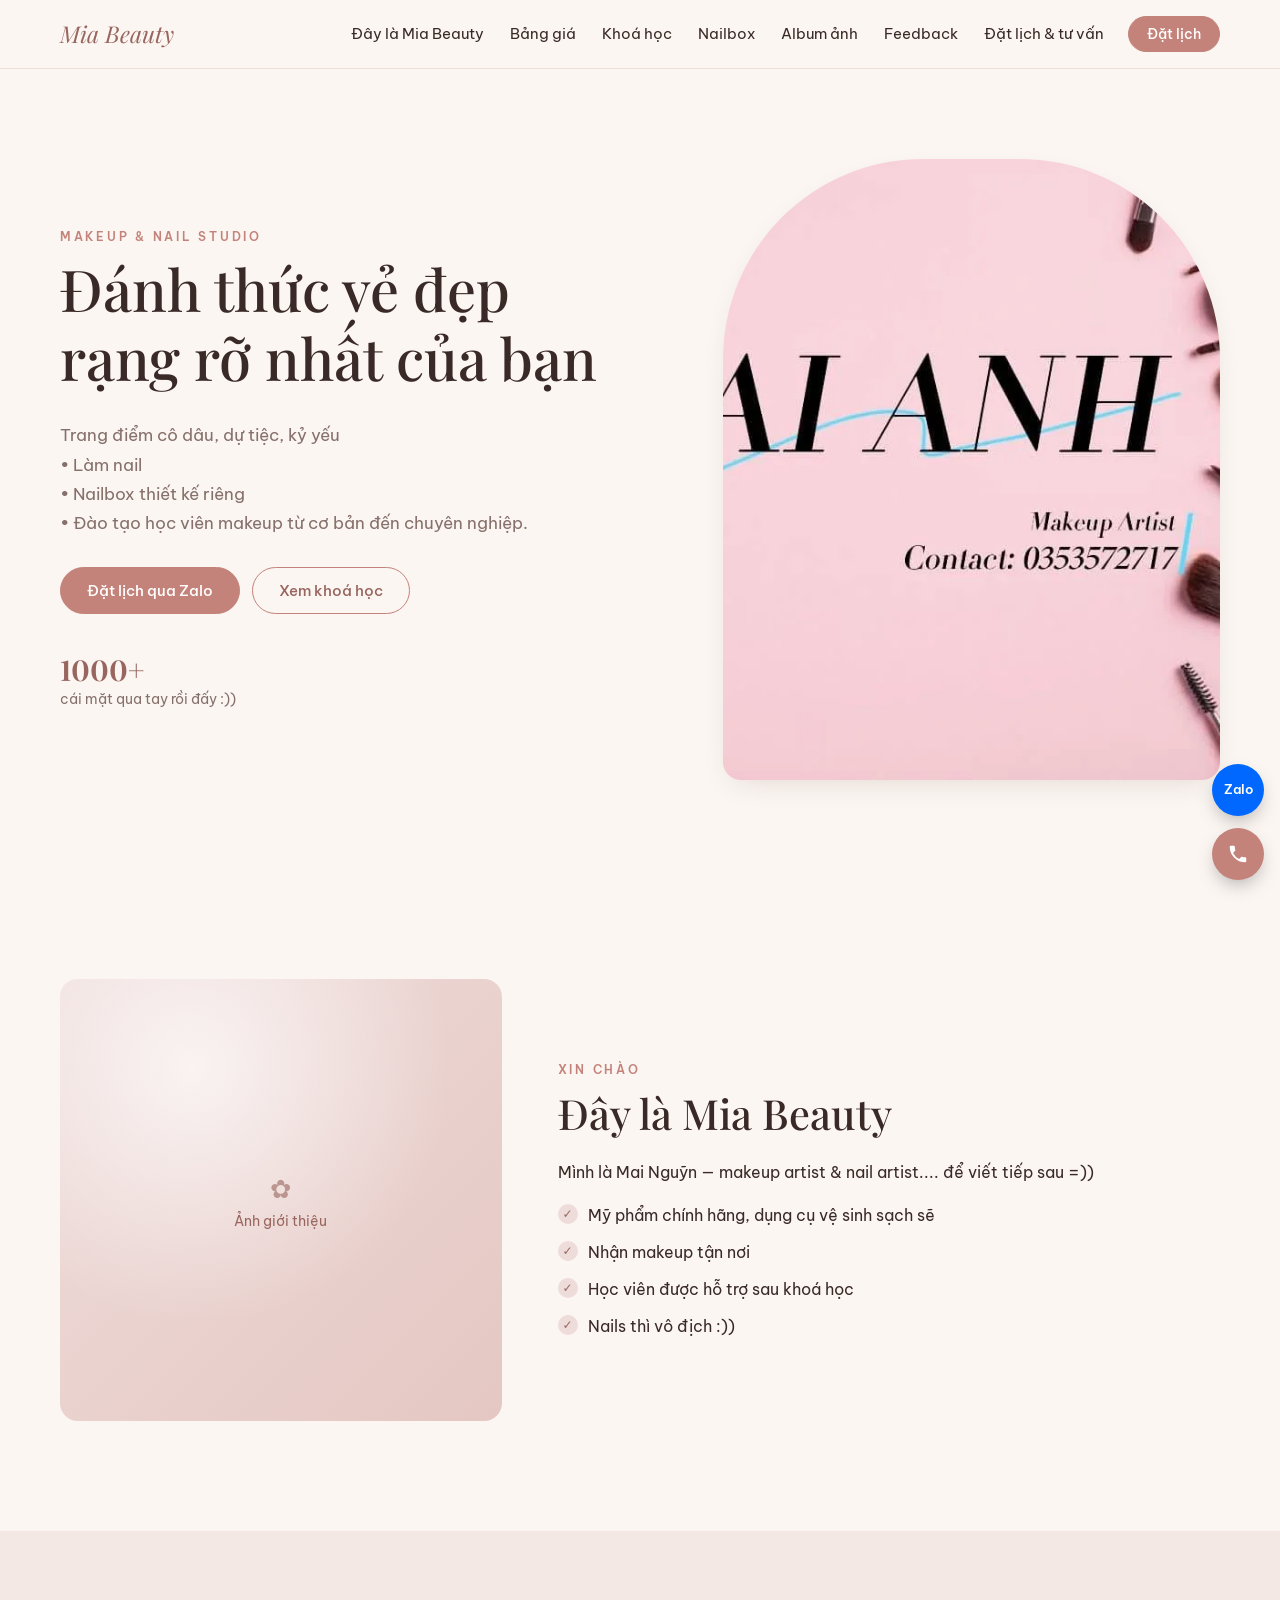
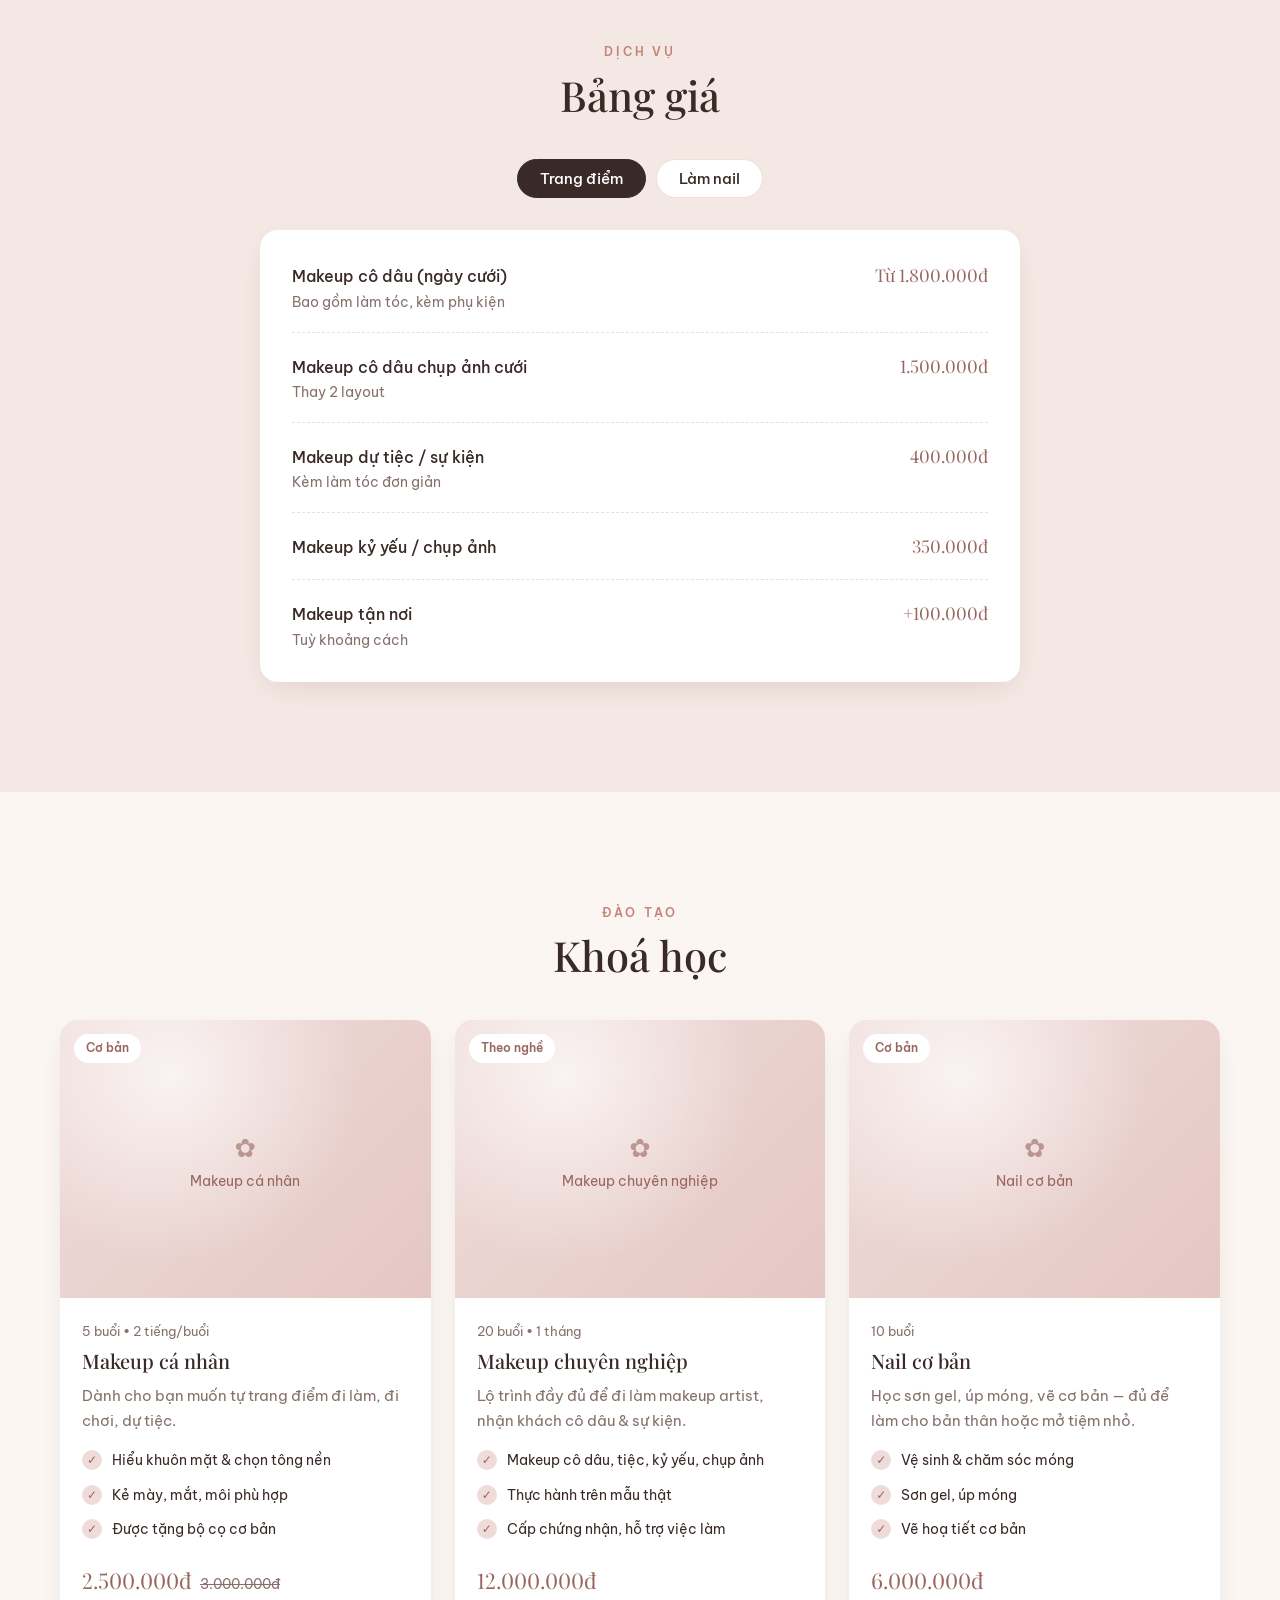
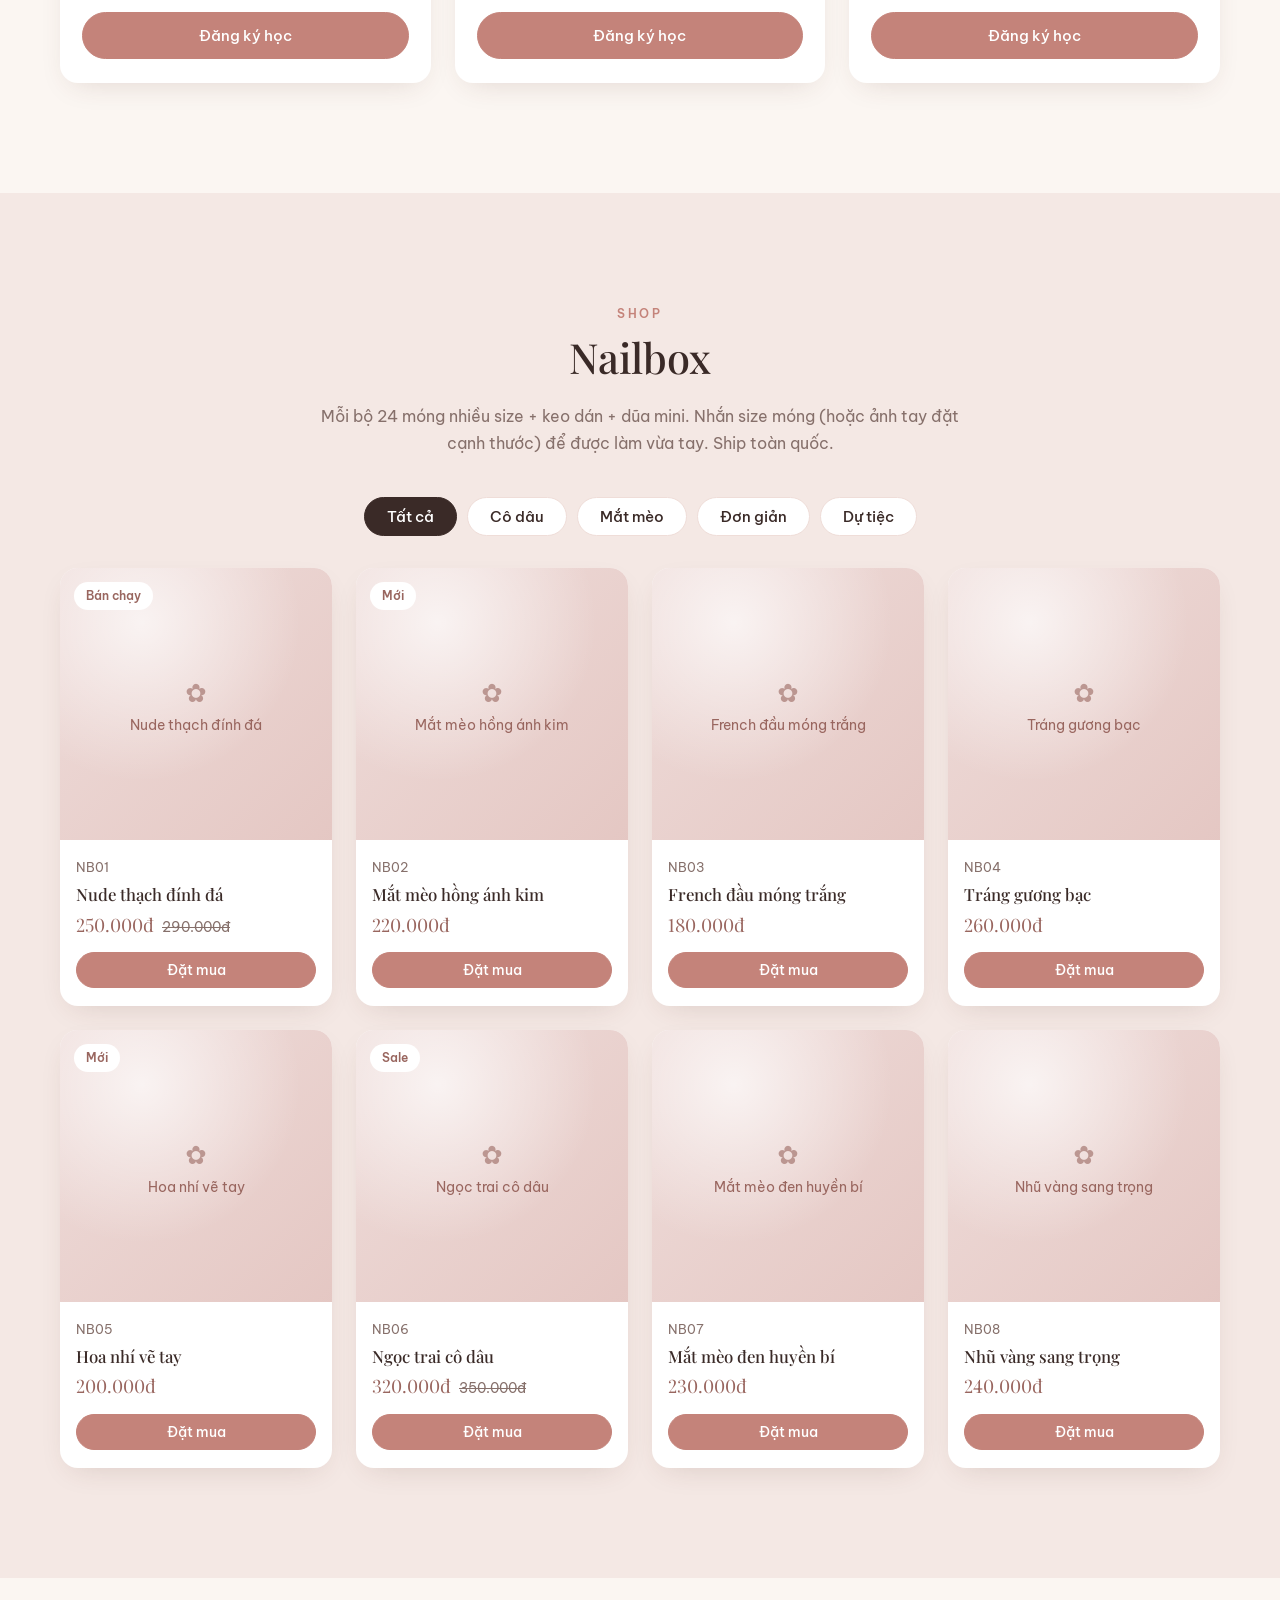
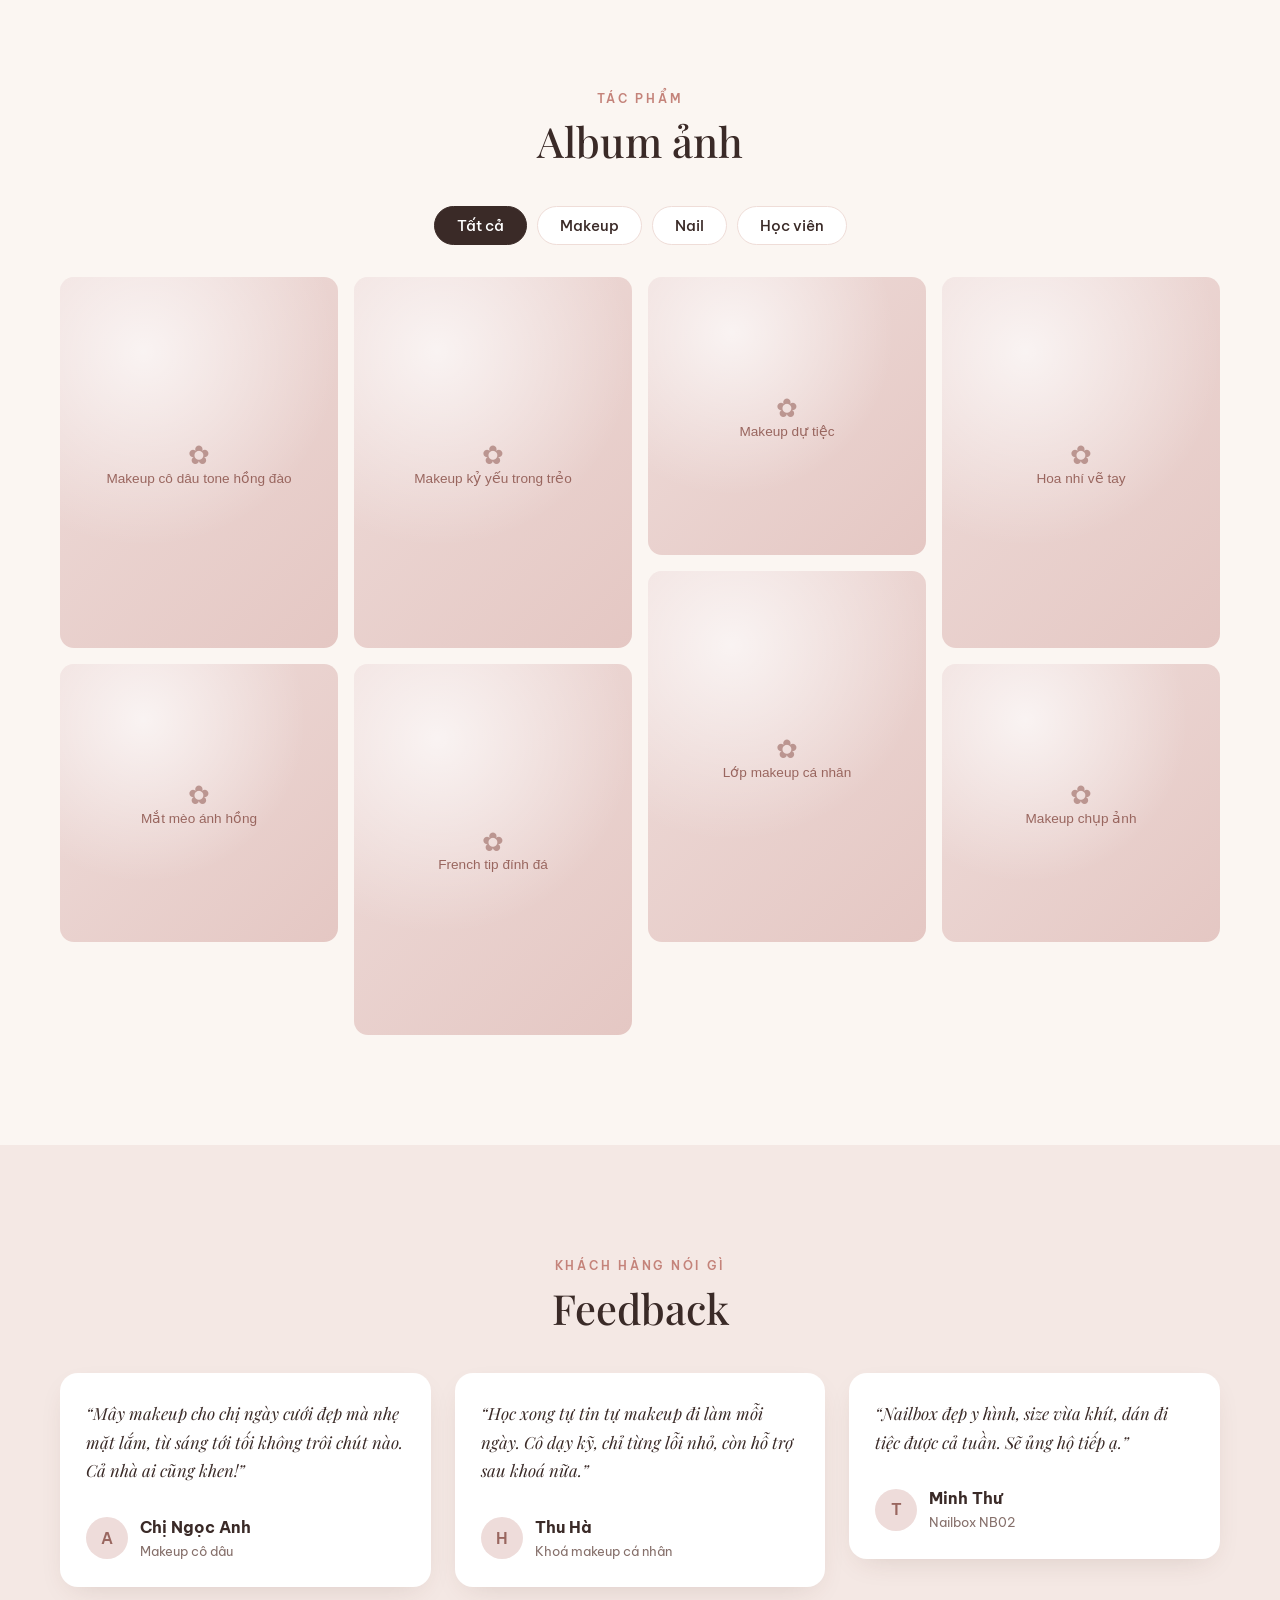
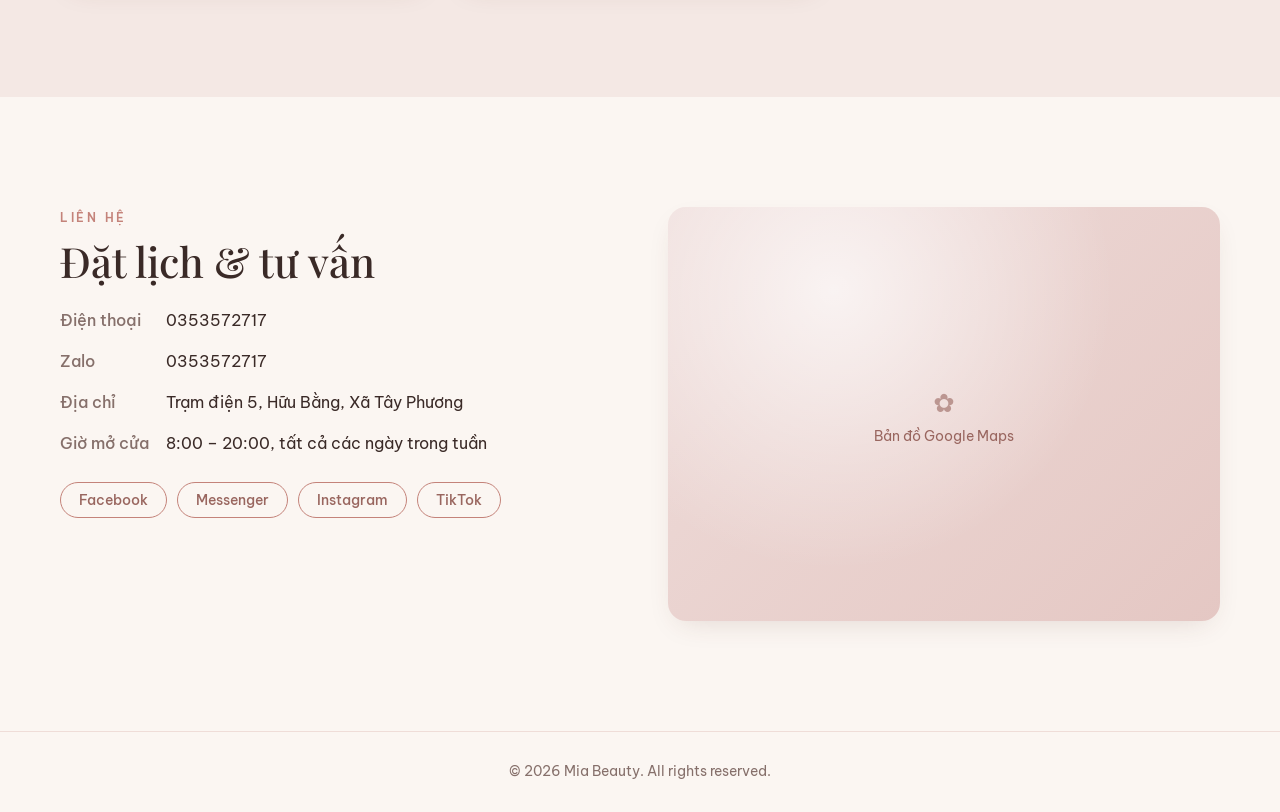
<file: index.html>
<!doctype html>
<html lang="vi">
<head>
  <meta charset="utf-8">
  <meta name="viewport" content="width=device-width, initial-scale=1">
  <title>Makeup & Nail Studio</title>
  <meta name="description" content="Trang điểm cô dâu, dự tiệc • Làm nail • Nailbox thiết kế riêng • Khoá học makeup.">
  <link rel="preconnect" href="https://fonts.googleapis.com">
  <link rel="preconnect" href="https://fonts.gstatic.com" crossorigin>
  <link href="https://fonts.googleapis.com/css2?family=Be+Vietnam+Pro:wght@300;400;500;600&family=Playfair+Display:ital,wght@0,500;0,600;1,500&display=swap&subset=vietnamese" rel="stylesheet">
  <link rel="stylesheet" href="css/style.css?v=3">
</head>
<body>
  <div id="app"></div>
  <script src="js/render.js?v=3"></script>
  <script src="js/main.js?v=3"></script>
</body>
</html>
</file>
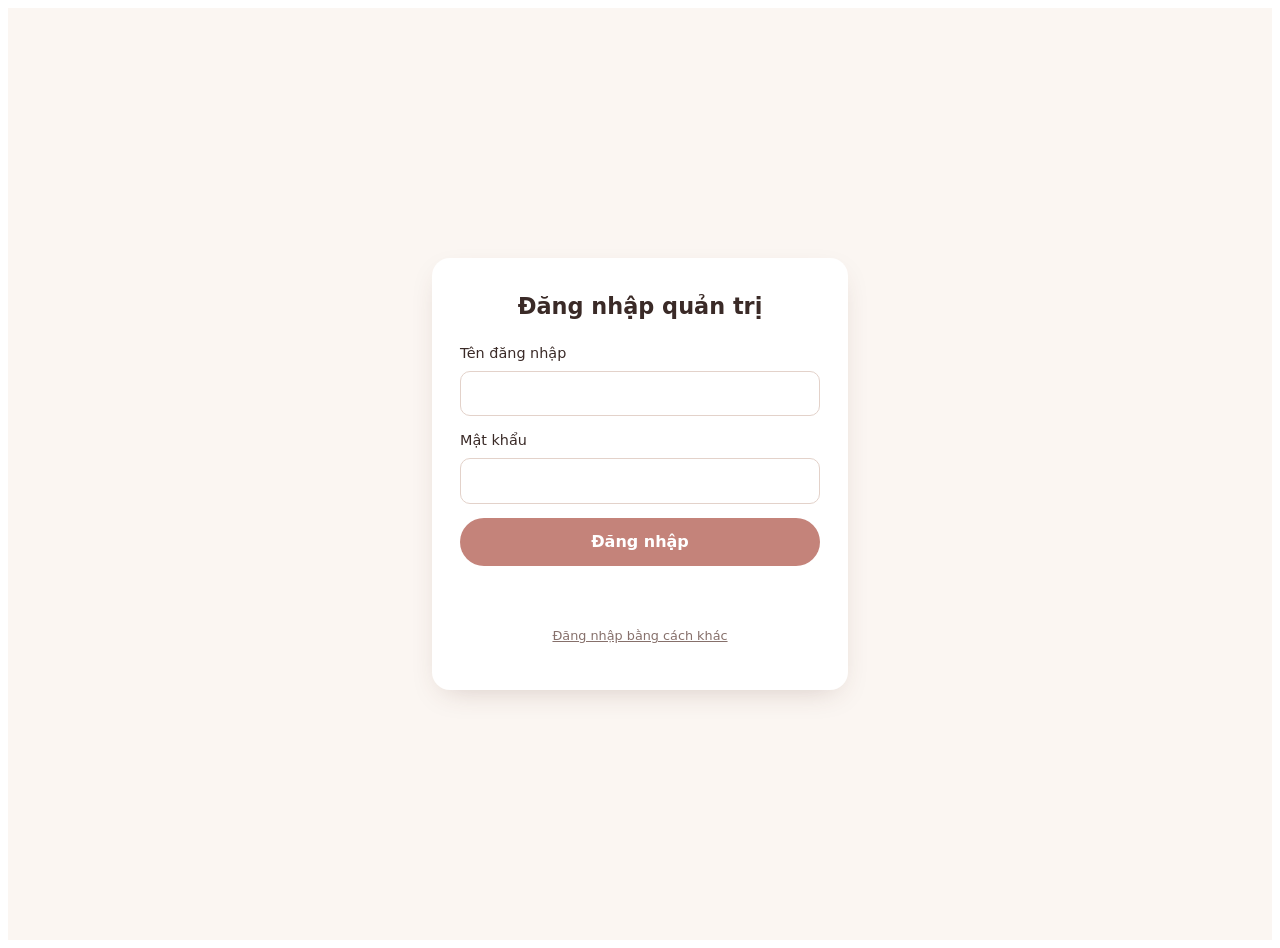
<file: admin/index.html>
<!doctype html>
<html lang="vi">
<head>
  <meta charset="utf-8">
  <meta name="viewport" content="width=device-width, initial-scale=1">
  <meta name="robots" content="noindex">
  <title>Quản trị website</title>
  <style>
    #gate { min-height: 100vh; display: grid; place-items: center; padding: 16px; margin: 0;
      background: #fbf6f2; font: 16px/1.5 system-ui, -apple-system, sans-serif; color: #3a2a27; }
    #gate form { width: min(360px, 100%); background: #fff; padding: 32px 28px; border-radius: 18px;
      box-shadow: 0 10px 30px -12px rgba(90, 50, 40, .25); display: grid; gap: 14px; }
    #gate h1 { margin: 0 0 6px; font-size: 1.4rem; text-align: center; }
    #gate label { display: grid; gap: 6px; font-size: .9rem; }
    #gate input { font: inherit; padding: 11px 14px; border: 1px solid #e3d2ca; border-radius: 10px; }
    #gate input:focus { outline: 2px solid #c4837a; border-color: transparent; }
    #gate button { font: inherit; font-weight: 600; padding: 12px; border: 0; border-radius: 999px;
      background: #c4837a; color: #fff; cursor: pointer; }
    #gate button:disabled { opacity: .6; cursor: wait; }
    #gate .err { color: #b3261e; font-size: .9rem; min-height: 1.4em; margin: 0; text-align: center; }
    #gate .alt { text-align: center; font-size: .8rem; color: #86706b; }
    #gate .alt a { color: inherit; }
  </style>
</head>
<body>
  <div id="gate" hidden>
    <form id="loginForm">
      <h1>Đăng nhập quản trị</h1>
      <label>Tên đăng nhập <input name="username" autocomplete="username" required autocapitalize="off"></label>
      <label>Mật khẩu <input name="password" type="password" autocomplete="current-password" required></label>
      <button type="submit">Đăng nhập</button>
      <p class="err" id="err" role="alert"></p>
      <p class="alt"><a href="#" id="altLogin">Đăng nhập bằng cách khác</a></p>
    </form>
  </div>

  <script src="../js/render.js?v=3"></script>
  <script>
    // Sveltia CMS tự đăng nhập lại khi localStorage có { backendName, token } ở khoá này
    const USER_KEY = "sveltia-cms.user";
    const CMS_SRC = "https://unpkg.com/@sveltia/cms@0.245.1/dist/sveltia-cms.js";
    const gate = document.getElementById("gate");

    const loadCms = () => {
      gate.remove();
      // Giao diện quản trị mặc định tiếng Việt (chỉ đặt khi máy này chưa có cài đặt riêng)
      try {
        if (!localStorage.getItem("sveltia-cms.prefs")) localStorage.setItem("sveltia-cms.prefs", JSON.stringify({ locale: "vi" }));
      } catch {}
      const s = document.createElement("script");
      s.src = CMS_SRC;
      s.onload = () => {
        const p = document.createElement("script");
        p.src = "preview.js?v=3";
        document.body.append(p);
      };
      document.body.append(s);
    };

    const fromB64 = (s) => Uint8Array.from(atob(s), (c) => c.charCodeAt(0));
    const decryptToken = async (username, password) => {
      const res = await fetch("auth.json", { cache: "no-cache" });
      if (!res.ok) throw new Error("Chưa cấu hình tài khoản admin (thiếu admin/auth.json).");
      const { iterations, salt, iv, data } = await res.json();
      const material = await crypto.subtle.importKey(
        "raw", new TextEncoder().encode(`${username}\n${password}`), "PBKDF2", false, ["deriveKey"]);
      const key = await crypto.subtle.deriveKey(
        { name: "PBKDF2", hash: "SHA-256", salt: fromB64(salt), iterations },
        material, { name: "AES-GCM", length: 256 }, false, ["decrypt"]);
      try {
        const plain = await crypto.subtle.decrypt({ name: "AES-GCM", iv: fromB64(iv) }, key, fromB64(data));
        return new TextDecoder().decode(plain);
      } catch {
        throw new Error("Sai tên đăng nhập hoặc mật khẩu.");
      }
    };

    document.getElementById("altLogin").addEventListener("click", (e) => { e.preventDefault(); loadCms(); });
    document.getElementById("loginForm").addEventListener("submit", async (e) => {
      e.preventDefault();
      const form = e.target;
      const btn = form.querySelector("button");
      const err = document.getElementById("err");
      btn.disabled = true;
      btn.textContent = "Đang đăng nhập...";
      err.textContent = "";
      try {
        const token = await decryptToken(form.username.value.trim(), form.password.value);
        localStorage.setItem(USER_KEY, JSON.stringify({ backendName: "github", token }));
        loadCms();
      } catch (ex) {
        err.textContent = ex.message;
        btn.disabled = false;
        btn.textContent = "Đăng nhập";
      }
    });

    let cached = null;
    try { cached = JSON.parse(localStorage.getItem(USER_KEY) || "null"); } catch {}
    if (cached && cached.token) {
      loadCms(); // đã đăng nhập từ trước
    } else {
      gate.hidden = false;
    }
  </script>
</body>
</html>
</file>
<file: css/style.css>
:root, .site {
  --bg: #fbf6f2;
  --surface: #ffffff;
  --tint: color-mix(in srgb, var(--rose) 12%, var(--bg));
  --ink: #3a2a27;
  --muted: #86706b;
  --rose: #c4837a;
  --rose-dark: color-mix(in srgb, var(--rose) 78%, #000);
  --blush: color-mix(in srgb, var(--rose) 28%, #fff);
  --gold: #b8966a;
  --line: color-mix(in srgb, var(--rose) 22%, var(--bg));
  --radius: 18px;
  --shadow: 0 10px 30px -12px rgba(90, 50, 40, .18);
  --serif: "Playfair Display", Georgia, serif;
  --sans: "Be Vietnam Pro", system-ui, -apple-system, sans-serif;
}

*, *::before, *::after { box-sizing: border-box; }
html { scroll-behavior: smooth; scroll-padding-top: 80px; }
body {
  margin: 0;
  background: var(--bg);
  color: var(--ink);
  font: 400 16px/1.7 var(--sans);
  -webkit-font-smoothing: antialiased;
}
img { max-width: 100%; display: block; }
.site { background: var(--bg); color: var(--ink); min-height: 100vh; }
a { color: inherit; text-decoration: none; }
h1, h2, h3 { font-family: var(--serif); font-weight: 500; line-height: 1.2; margin: 0 0 .5em; }
.price, .price-row__price, .stats strong { font-variant-numeric: lining-nums; }
/* Giữ chỗ xuống dòng khi nhập trong admin */
.lead, .about__text, .card__desc, .section__note, .review__text { white-space: pre-line; }
h1 { font-size: clamp(2.2rem, 5vw, 3.6rem); }
h2 { font-size: clamp(1.8rem, 3.5vw, 2.6rem); }
h3 { font-size: 1.25rem; }
p { margin: 0 0 1em; }

.container { width: min(1160px, 100% - 32px); margin-inline: auto; }
.section { padding: clamp(64px, 9vw, 110px) 0; }
.section--tint { background: var(--tint); }
.section__head { text-align: center; margin-bottom: 40px; }
.section__note { max-width: 640px; margin: 0 auto; color: var(--muted); }
.eyebrow {
  font-size: .78rem; letter-spacing: .22em; text-transform: uppercase;
  color: var(--rose); font-weight: 600; margin-bottom: .6em;
}
.lead { font-size: 1.08rem; color: var(--muted); max-width: 520px; }

/* Buttons */
.btn {
  display: inline-flex; align-items: center; justify-content: center; gap: 8px;
  padding: 13px 26px; border-radius: 999px; border: 1px solid var(--rose);
  background: var(--rose); color: #fff; font: 500 .95rem var(--sans);
  cursor: pointer; transition: background .2s, color .2s, transform .2s;
}
.btn:hover { background: var(--rose-dark); border-color: var(--rose-dark); transform: translateY(-1px); }
.btn--ghost { background: transparent; color: var(--rose-dark); }
.btn--ghost:hover { background: var(--rose); color: #fff; }
.btn--sm { padding: 8px 18px; font-size: .88rem; }
.btn--block { width: 100%; }

/* Header */
.header {
  position: sticky; top: 0; z-index: 50;
  background: color-mix(in srgb, var(--bg) 88%, transparent); backdrop-filter: blur(10px);
  border-bottom: 1px solid var(--line);
}
.header__inner { display: flex; align-items: center; gap: 24px; height: 68px; }
.logo { font-family: var(--serif); font-size: 1.45rem; font-style: italic; color: var(--rose-dark); margin-right: auto; }
.logo img { height: 44px; width: auto; }
.nav { display: flex; gap: 26px; font-size: .93rem; }
.nav a { position: relative; padding: 4px 0; }
.nav a::after {
  content: ""; position: absolute; left: 0; bottom: 0; height: 1px; width: 0;
  background: var(--rose); transition: width .25s;
}
.nav a:hover::after { width: 100%; }
.nav-toggle { display: none; background: none; border: 0; padding: 8px; cursor: pointer; }
.nav-toggle span { display: block; width: 22px; height: 2px; background: var(--ink); margin: 5px 0; transition: .25s; }

/* Image placeholder */
.ph {
  width: 100%; height: 100%; min-height: 100%;
  display: flex; align-items: center; justify-content: center; text-align: center;
  padding: 16px; color: var(--rose-dark); font-size: .85rem;
  background:
    radial-gradient(circle at 30% 20%, rgba(255,255,255,.7), transparent 55%),
    linear-gradient(135deg, var(--blush), color-mix(in srgb, var(--rose) 45%, #fff));
}
.ph span::before { content: "✿"; display: block; font-size: 1.6rem; opacity: .6; }
.media { overflow: hidden; border-radius: var(--radius); background: var(--blush); }
.media img { width: 100%; height: 100%; object-fit: cover; }

/* Hero */
.hero { padding: clamp(40px, 7vw, 90px) 0; overflow: hidden; }
.hero__inner { display: grid; grid-template-columns: 1.1fr .9fr; gap: 56px; align-items: center; }
.hero h1 { white-space: pre-line; }
.hero__actions { display: flex; flex-wrap: wrap; gap: 12px; margin: 28px 0 40px; }
.hero__media {
  aspect-ratio: 4 / 5; border-radius: 200px 200px var(--radius) var(--radius);
  overflow: hidden; box-shadow: var(--shadow);
}
.hero__media img { width: 100%; height: 100%; object-fit: cover; }
.stats { list-style: none; padding: 0; margin: 0; display: flex; gap: 40px; }
.stats strong { display: block; font-family: var(--serif); font-size: 1.8rem; color: var(--rose-dark); line-height: 1.1; }
.stats span { font-size: .85rem; color: var(--muted); }

/* About */
.about__inner { display: grid; grid-template-columns: .8fr 1.2fr; gap: 56px; align-items: center; }
.about__media { aspect-ratio: 1; border-radius: var(--radius); overflow: hidden; }
.about__media img { width: 100%; height: 100%; object-fit: cover; }
.checklist { list-style: none; padding: 0; margin: 0; display: grid; gap: 10px; }
.checklist li { padding-left: 30px; position: relative; }
.checklist li::before {
  content: "✓"; position: absolute; left: 0; top: 2px;
  width: 20px; height: 20px; border-radius: 50%; background: var(--blush);
  color: var(--rose-dark); font-size: .75rem; display: grid; place-items: center;
}

/* Tabs & chips */
.tabs, .chips { display: flex; flex-wrap: wrap; justify-content: center; gap: 10px; margin-bottom: 32px; }
.tab, .chip {
  border: 1px solid var(--line); background: var(--surface); color: var(--ink);
  padding: 9px 22px; border-radius: 999px; cursor: pointer; font: 500 .92rem var(--sans);
  transition: .2s;
}
.tab:hover, .chip:hover { border-color: var(--rose); }
.tab.is-active, .chip.is-active { background: var(--ink); border-color: var(--ink); color: #fff; }

/* Price list */
.price-list {
  max-width: 760px; margin: 0 auto; background: var(--surface);
  border-radius: var(--radius); padding: 12px 32px; box-shadow: var(--shadow);
}
.price-row {
  display: flex; align-items: baseline; gap: 12px; padding: 18px 0;
  border-bottom: 1px dashed var(--line);
}
.price-row:last-child { border-bottom: 0; }
.price-row__name { font-weight: 500; }
.price-row__note { display: block; font-size: .85rem; color: var(--muted); font-weight: 400; }
.price-row__dots { flex: 1; }
.price-row__price { font-family: var(--serif); font-size: 1.1rem; color: var(--rose-dark); white-space: nowrap; }

/* Grid & cards */
.grid { display: grid; gap: 24px; }
.grid--3 { grid-template-columns: repeat(3, 1fr); }
.grid--4 { grid-template-columns: repeat(4, 1fr); }
.card {
  background: var(--surface); border-radius: var(--radius); overflow: hidden;
  box-shadow: var(--shadow); display: flex; flex-direction: column;
  transition: transform .25s;
}
.card:hover { transform: translateY(-4px); }
.card__media { aspect-ratio: 4 / 3; position: relative; }
.card__media img { width: 100%; height: 100%; object-fit: cover; }
.card__body { padding: 22px 22px 24px; display: flex; flex-direction: column; flex: 1; }
.card__meta { font-size: .82rem; color: var(--muted); margin-bottom: 6px; }
.card__desc { color: var(--muted); font-size: .93rem; }
.card .checklist { font-size: .9rem; margin-bottom: 20px; }
.card__foot { margin-top: auto; display: flex; flex-direction: column; gap: 14px; }
.badge {
  position: absolute; top: 14px; left: 14px; z-index: 1;
  background: var(--surface); color: var(--rose-dark);
  font-size: .75rem; font-weight: 600; padding: 4px 12px; border-radius: 999px;
}
.price { font-family: var(--serif); font-size: 1.35rem; color: var(--rose-dark); }
.price del { font-family: var(--sans); font-size: .85rem; color: var(--muted); margin-left: 8px; }

.product .card__media { aspect-ratio: 1; }
.product .card__body { padding: 16px 16px 18px; }
.product h3 { font-size: 1.05rem; margin-bottom: 4px; }
.product .price { font-size: 1.15rem; margin-bottom: 12px; }

/* Gallery */
.gallery { columns: 4 220px; column-gap: 16px; }
.gallery__item {
  break-inside: avoid; margin-bottom: 16px; border-radius: 14px; overflow: hidden;
  position: relative; cursor: zoom-in; display: block; width: 100%;
  border: 0; padding: 0; background: var(--blush);
}
.gallery__item img { width: 100%; height: auto; transition: transform .4s; }
.gallery__item .ph { aspect-ratio: 3 / 4; }
.gallery__item:nth-child(3n+2) .ph { aspect-ratio: 1; }
.gallery__item:hover img { transform: scale(1.04); }
.gallery__cap {
  position: absolute; inset: auto 0 0 0; padding: 30px 14px 12px; text-align: left;
  color: #fff; font-size: .85rem; opacity: 0; transition: opacity .25s;
  background: linear-gradient(transparent, rgba(40, 20, 15, .65));
}
.gallery__item:hover .gallery__cap { opacity: 1; }

/* Feedback */
.reviews { align-items: start; } /* thẻ không có ảnh không bị kéo cao theo thẻ có ảnh */
.review__photo { aspect-ratio: 4 / 5; background: var(--blush); }
.review__photo img { width: 100%; height: 100%; object-fit: cover; object-position: center 30%; }
.review__body { padding: 26px 26px 24px; display: flex; flex-direction: column; flex: 1; }
.review__text { font-family: var(--serif); font-style: italic; font-size: 1.05rem; }
.review__shot { border-radius: 12px; overflow: hidden; margin-bottom: 16px; border: 1px solid var(--line); }
.review__author { display: flex; align-items: center; gap: 12px; margin-top: auto; padding-top: 12px; }
.avatar {
  width: 42px; height: 42px; border-radius: 50%; background: var(--blush); color: var(--rose-dark);
  display: grid; place-items: center; font-weight: 600; flex-shrink: 0;
}
.review__author small { display: block; color: var(--muted); }

/* Contact */
.contact { display: grid; grid-template-columns: 1fr 1fr; gap: 56px; align-items: start; }
.contact__list { list-style: none; padding: 0; margin: 0 0 24px; display: grid; gap: 14px; }
.contact__list li { display: flex; gap: 14px; }
.contact__list b { min-width: 92px; font-weight: 500; color: var(--muted); }
.contact__map { aspect-ratio: 4 / 3; border-radius: var(--radius); overflow: hidden; box-shadow: var(--shadow); }
.contact__map iframe { width: 100%; height: 100%; border: 0; }
.socials { display: flex; flex-wrap: wrap; gap: 10px; }

/* Footer */
.footer { border-top: 1px solid var(--line); padding: 28px 0; text-align: center; color: var(--muted); font-size: .88rem; }
.footer p { margin: 0; }

/* Floating */
.float-contact { position: fixed; right: 16px; bottom: 20px; z-index: 60; display: grid; gap: 12px; }
.float-btn {
  width: 52px; height: 52px; border-radius: 50%; display: grid; place-items: center;
  color: #fff; font-weight: 600; font-size: .8rem; box-shadow: 0 8px 20px -6px rgba(0,0,0,.35);
  transition: transform .2s;
}
.float-btn:hover { transform: scale(1.08); }
.float-btn--zalo { background: #0068ff; }
.float-btn--phone { background: var(--rose); animation: ring 2.4s infinite; }
@keyframes ring { 0%, 100% { box-shadow: 0 0 0 0 color-mix(in srgb, var(--rose) 55%, transparent); } 70% { box-shadow: 0 0 0 14px transparent; } }

/* Lightbox */
.lightbox {
  position: fixed; inset: 0; z-index: 100; background: rgba(30, 18, 15, .92);
  display: flex; align-items: center; justify-content: center; padding: 20px;
}
.lightbox[hidden] { display: none; }
.lightbox__figure { margin: 0; max-width: min(900px, 100%); text-align: center; color: #fff; }
.lightbox__img img { max-height: 80vh; width: auto; margin: 0 auto; border-radius: 8px; }
.lightbox__img .ph { width: min(420px, 80vw); aspect-ratio: 3 / 4; border-radius: 8px; margin: 0 auto; }
.lightbox figcaption { margin-top: 12px; font-size: .95rem; opacity: .85; }
.lightbox button {
  position: absolute; background: rgba(255,255,255,.12); color: #fff; border: 0;
  width: 46px; height: 46px; border-radius: 50%; font-size: 1.8rem; line-height: 1; cursor: pointer;
}
.lightbox button:hover { background: rgba(255,255,255,.25); }
.lightbox__close { top: 18px; right: 18px; }
.lightbox__nav--prev { left: 18px; top: 50%; transform: translateY(-50%); }
.lightbox__nav--next { right: 18px; top: 50%; transform: translateY(-50%); }

/* Toast */
.toast {
  position: fixed; left: 50%; bottom: 28px; z-index: 120; transform: translate(-50%, 20px);
  background: var(--ink); color: #fff; padding: 12px 22px; border-radius: 999px; font-size: .9rem;
  opacity: 0; pointer-events: none; transition: .3s; max-width: calc(100% - 32px); text-align: center;
}
.toast.is-show { opacity: 1; transform: translate(-50%, 0); }

/* Responsive */
@media (max-width: 1000px) {
  .grid--4 { grid-template-columns: repeat(3, 1fr); }
  .grid--3 { grid-template-columns: repeat(2, 1fr); }
}
@media (max-width: 860px) {
  .nav-toggle { display: block; }
  .header__cta { display: none; }
  .nav {
    position: absolute; top: 68px; left: 0; right: 0; flex-direction: column; gap: 0;
    background: var(--bg); border-bottom: 1px solid var(--line);
    max-height: 0; overflow: hidden; transition: max-height .3s;
  }
  .nav a { padding: 14px 16px; border-top: 1px solid var(--line); }
  .nav.is-open { max-height: 420px; }
  .nav-toggle.is-open span:nth-child(1) { transform: translateY(7px) rotate(45deg); }
  .nav-toggle.is-open span:nth-child(2) { opacity: 0; }
  .nav-toggle.is-open span:nth-child(3) { transform: translateY(-7px) rotate(-45deg); }
  .hero__inner, .about__inner, .contact { grid-template-columns: 1fr; gap: 36px; }
  .hero__media { max-width: 420px; width: 100%; margin: 0 auto; order: -1; }
  .about__media { max-width: 420px; }
  .stats { gap: 28px; }
}
@media (max-width: 640px) {
  .grid--3 { grid-template-columns: 1fr; }
  .grid--4 { grid-template-columns: repeat(2, 1fr); gap: 14px; }
  .product .card__body { padding: 12px 12px 14px; }
  .price-list { padding: 4px 18px; }
  .price-row { flex-wrap: wrap; gap: 4px 12px; }
  .price-row__dots { display: none; }
  .price-row__price { margin-left: auto; }
  .gallery { columns: 2; column-gap: 10px; }
  .gallery__item { margin-bottom: 10px; }
}
</file>
